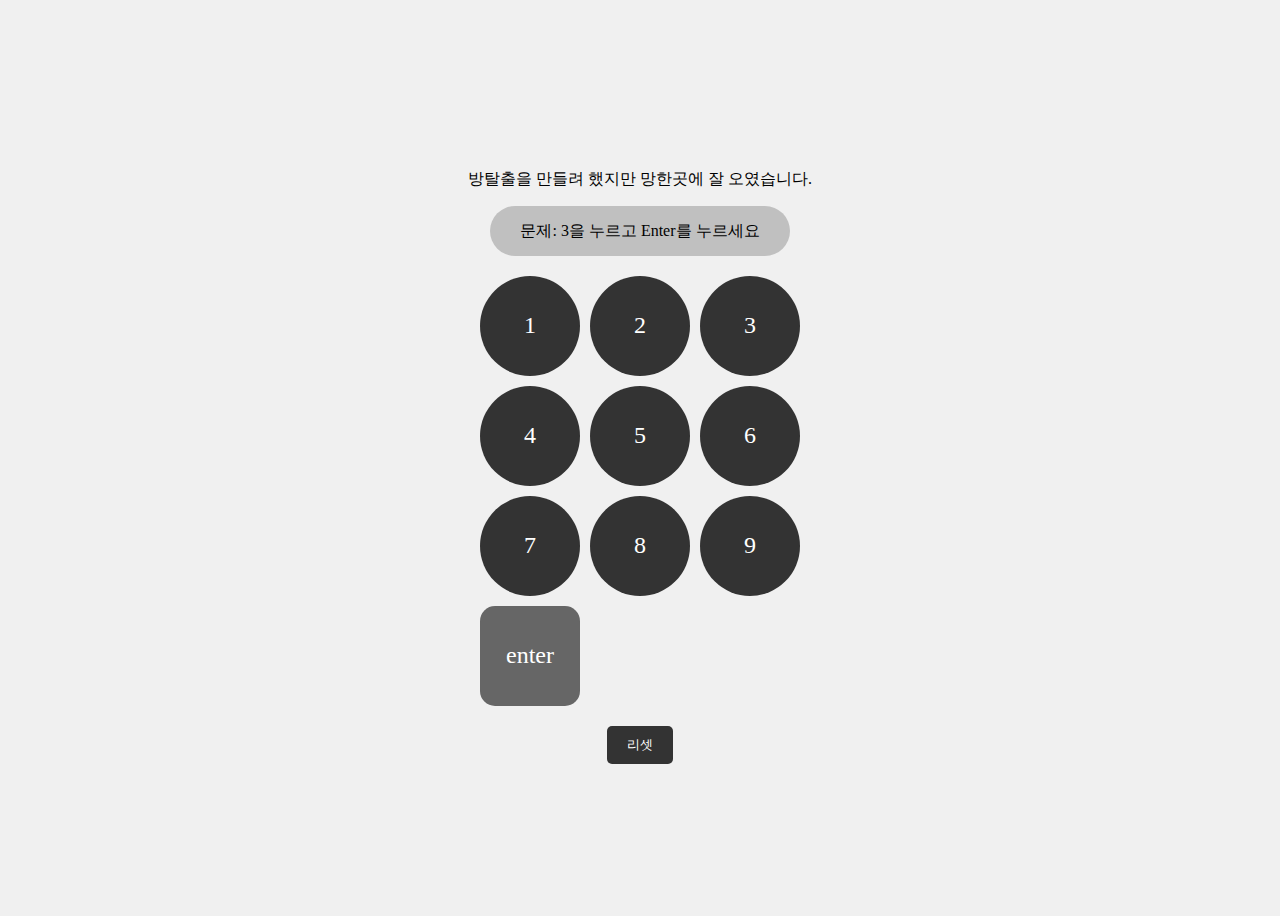
<file: dadad.html>
<!DOCTYPE html>
<html lang="en">
<head>
    <meta charset="UTF-8">
    <meta name="viewport" content="width=device-width, initial-scale=1.0">
    <title>Keypad Program</title>
    <link rel="preconnect" href="https://fonts.googleapis.com">
    <link rel="preconnect" href="https://fonts.gstatic.com" crossorigin>
    <link href="https://fonts.googleapis.com/css2?family=Jua&family=Nanum+Myeongjo:wght@400;700;800&display=swap" rel="stylesheet">
    <body class=".nanum-myeongjo-bold">
    <p>방탈출을 만들려 했지만 망한곳에 잘 오였습니다.</p>
    </body>
    <style>
        body {
            display: flex;
            flex-direction: column;
            align-items: center;
            justify-content: center;
            height: 100vh;
            background-color: #f0f0f0;
        }
        .container {
            display: flex;
            flex-direction: column;
            align-items: center;
        }
        .problem {
            width: 300px;
            height: 50px;
            background-color: #c0c0c0;
            text-align: center;
            line-height: 50px;
            margin-bottom: 20px;
            border-radius: 25px;
        }
        .keypad {
            display: grid;
            grid-template-columns: repeat(3, 100px);
            grid-gap: 10px;
        }
        .key {
            width: 100px;
            height: 100px;
            background-color: #333;
            color: #fff;
            font-size: 24px;
            display: flex;
            align-items: center;
            justify-content: center;
            border-radius: 50%;
            cursor: pointer;
        }
        .enter {
            grid-column: span 3;
            background-color: #666;
            border-radius: 15px;
        }
        .reset {
            margin-top: 20px;
            padding: 10px 20px;
            background-color: #333;
            color: #fff;
            border: none;
            cursor: pointer;
            border-radius: 5px;
        }
    </style>
</head>
<body>
    <div class="container">
        <div class="problem" id="problem">문제: 3을 누르고 Enter를 누르세요</div>
        <div class="keypad">
            <div class="key" onclick="pressKey1()">1</div>
            <div class="key" onclick="pressKey2()">2</div>
            <div class="key" onclick="pressKey3()">3</div>
            <div class="key" onclick="pressKey4()">4</div>
            <div class="key" onclick="pressKey5()">5</div>
            <div class="key" onclick="pressKey6()">6</div>
            <div class="key" onclick="pressKey7()">7</div>
            <div class="key" onclick="pressKey8()">8</div>
            <div class="key" onclick="pressKey9()">9</div>
            <div class="key enter" onclick="checkSequence()">enter</div>
        </div>
        <button class="reset" onclick="resetInput()">리셋</button>
    </div>

    <script>
        const correctSequence = [3, 4, 9, 1, 6, 2];
        let inputSequence = [];
        let currentStep = 0;
        let currentInput = null;

        function pressKey1() { handleKeyPress(1); }
        function pressKey2() { handleKeyPress(2); }
        function pressKey3() { handleKeyPress(3); }
        function pressKey4() { handleKeyPress(4); }
        function pressKey5() { handleKeyPress(5); }
        function pressKey6() { handleKeyPress(6); }
        function pressKey7() { handleKeyPress(7); }
        function pressKey8() { handleKeyPress(8); }
        function pressKey9() { handleKeyPress(9); }

        function handleKeyPress(num) {
            if (currentInput === null) {
                currentInput = num;
                document.getElementById('problem').textContent = `Enter를 눌러 다음으로`;
            }
        }

        function checkSequence() {
            const problemDiv = document.getElementById('problem');
            if (currentInput === correctSequence[currentStep]) {
                currentStep++;
                currentInput = null;
                if (currentStep < correctSequence.length) {
                    problemDiv.textContent = `문제: ${correctSequence[currentStep]}을 누르고 Enter를 누르세요`;
                } else {
                    problemDiv.textContent = '성공';
                }
            } else {
                problemDiv.textContent = '실패';
                resetInput();
            }
        }

        function resetInput() {
            inputSequence = [];
            currentStep = 0;
            currentInput = null;
            document.getElementById('problem').textContent = '문제: 3을 누르고 Enter를 누르세요';
        }
    </script>
</body>
</html>
</file>
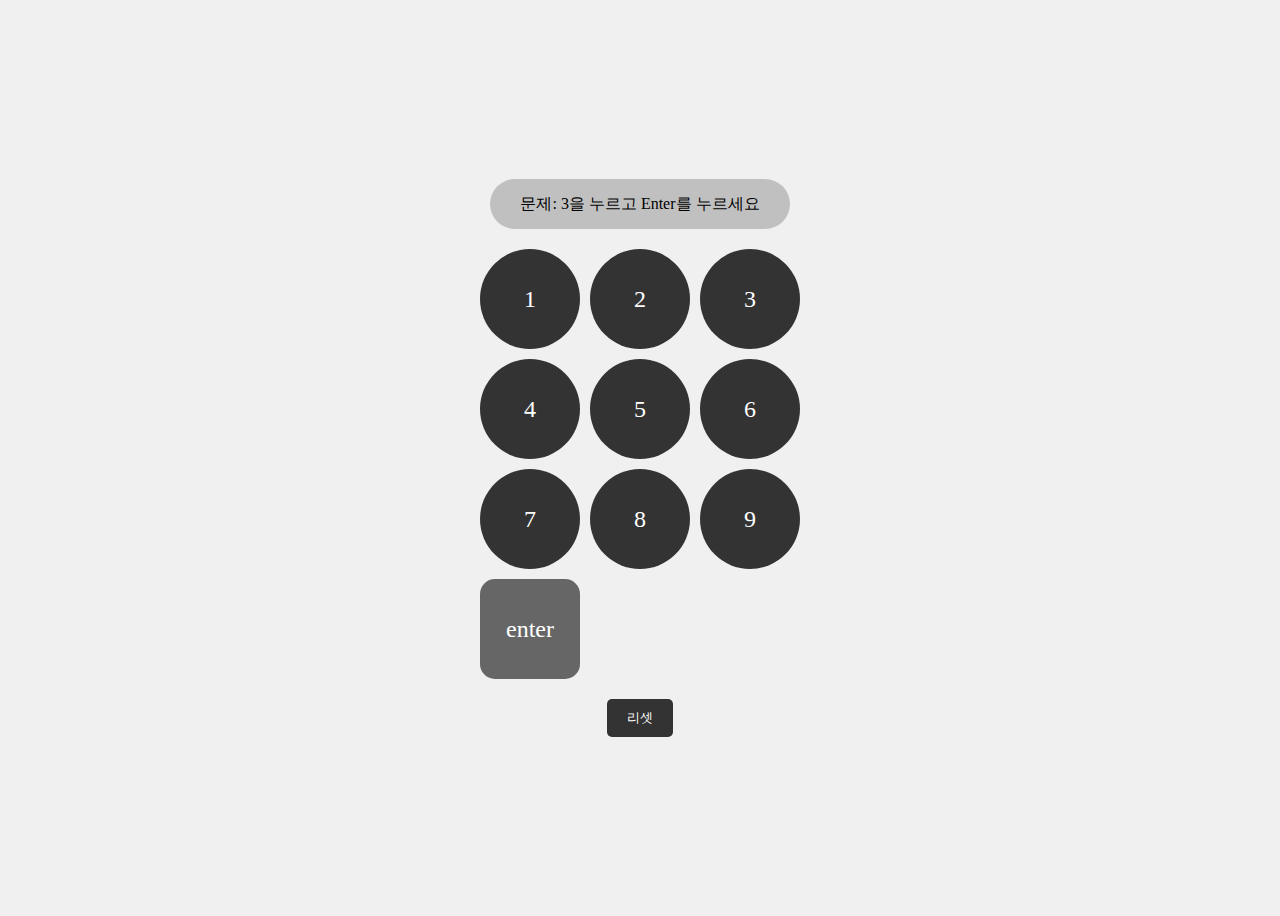
<file: index3.html>
<!DOCTYPE html>
<html lang="en">
<head>
    <meta charset="UTF-8">
    <meta name="viewport" content="width=device-width, initial-scale=1.0">
    <title>Keypad Program</title>
    <style>
        body {
            display: flex;
            flex-direction: column;
            align-items: center;
            justify-content: center;
            height: 100vh;
            background-color: #f0f0f0;
        }
        .container {
            display: flex;
            flex-direction: column;
            align-items: center;
        }
        .problem {
            width: 300px;
            height: 50px;
            background-color: #c0c0c0;
            text-align: center;
            line-height: 50px;
            margin-bottom: 20px;
            border-radius: 25px;
        }
        .keypad {
            display: grid;
            grid-template-columns: repeat(3, 100px);
            grid-gap: 10px;
        }
        .key {
            width: 100px;
            height: 100px;
            background-color: #333;
            color: #fff;
            font-size: 24px;
            display: flex;
            align-items: center;
            justify-content: center;
            border-radius: 50%;
            cursor: pointer;
        }
        .enter {
            grid-column: span 3;
            background-color: #666;
            border-radius: 15px;
        }
        .reset {
            margin-top: 20px;
            padding: 10px 20px;
            background-color: #333;
            color: #fff;
            border: none;
            cursor: pointer;
            border-radius: 5px;
        }
    </style>
</head>
<body>
    <div class="container">
        <div class="problem" id="problem">문제: 3을 누르고 Enter를 누르세요</div>
        <div class="keypad">
            <div class="key" onclick="pressKey(1)">1</div>
            <div class="key" onclick="pressKey(2)">2</div>
            <div class="key" onclick="pressKey(3)">3</div>
            <div class="key" onclick="pressKey(4)">4</div>
            <div class="key" onclick="pressKey(5)">5</div>
            <div class="key" onclick="pressKey(6)">6</div>
            <div class="key" onclick="pressKey(7)">7</div>
            <div class="key" onclick="pressKey(8)">8</div>
            <div class="key" onclick="pressKey(9)">9</div>
            <div class="key enter" onclick="checkSequence()">enter</div>
        </div>
        <button class="reset" onclick="resetInput()">리셋</button>
    </div>

    <script>
        const correctSequence = [3, 4, 9, 1, 6, 2];
        let inputSequence = [];
        let currentStep = 0;

        function pressKey(num) {
            if (inputSequence.length === currentStep) {
                inputSequence.push(num);
                document.getElementById('problem').textContent = `Enter를 눌러 다음으로`;
            }
        }

        function checkSequence() {
            const problemDiv = document.getElementById('problem');
            if (inputSequence[currentStep] === correctSequence[currentStep]) {
                currentStep++;
                if (currentStep < correctSequence.length) {
                    problemDiv.textContent = `문제: ${correctSequence[currentStep]}를 눌러 다음으로`;
                } else {
                    problemDiv.textContent = '성공';
                }
            } else {
                problemDiv.textContent = '실패';
                resetInput();
            }
        }

        function resetInput() {
            inputSequence = [];
            currentStep = 0;
            document.getElementById('problem').textContent = '문제: 가나나다';
        }
    </script>
</body>
</html>
</file>
